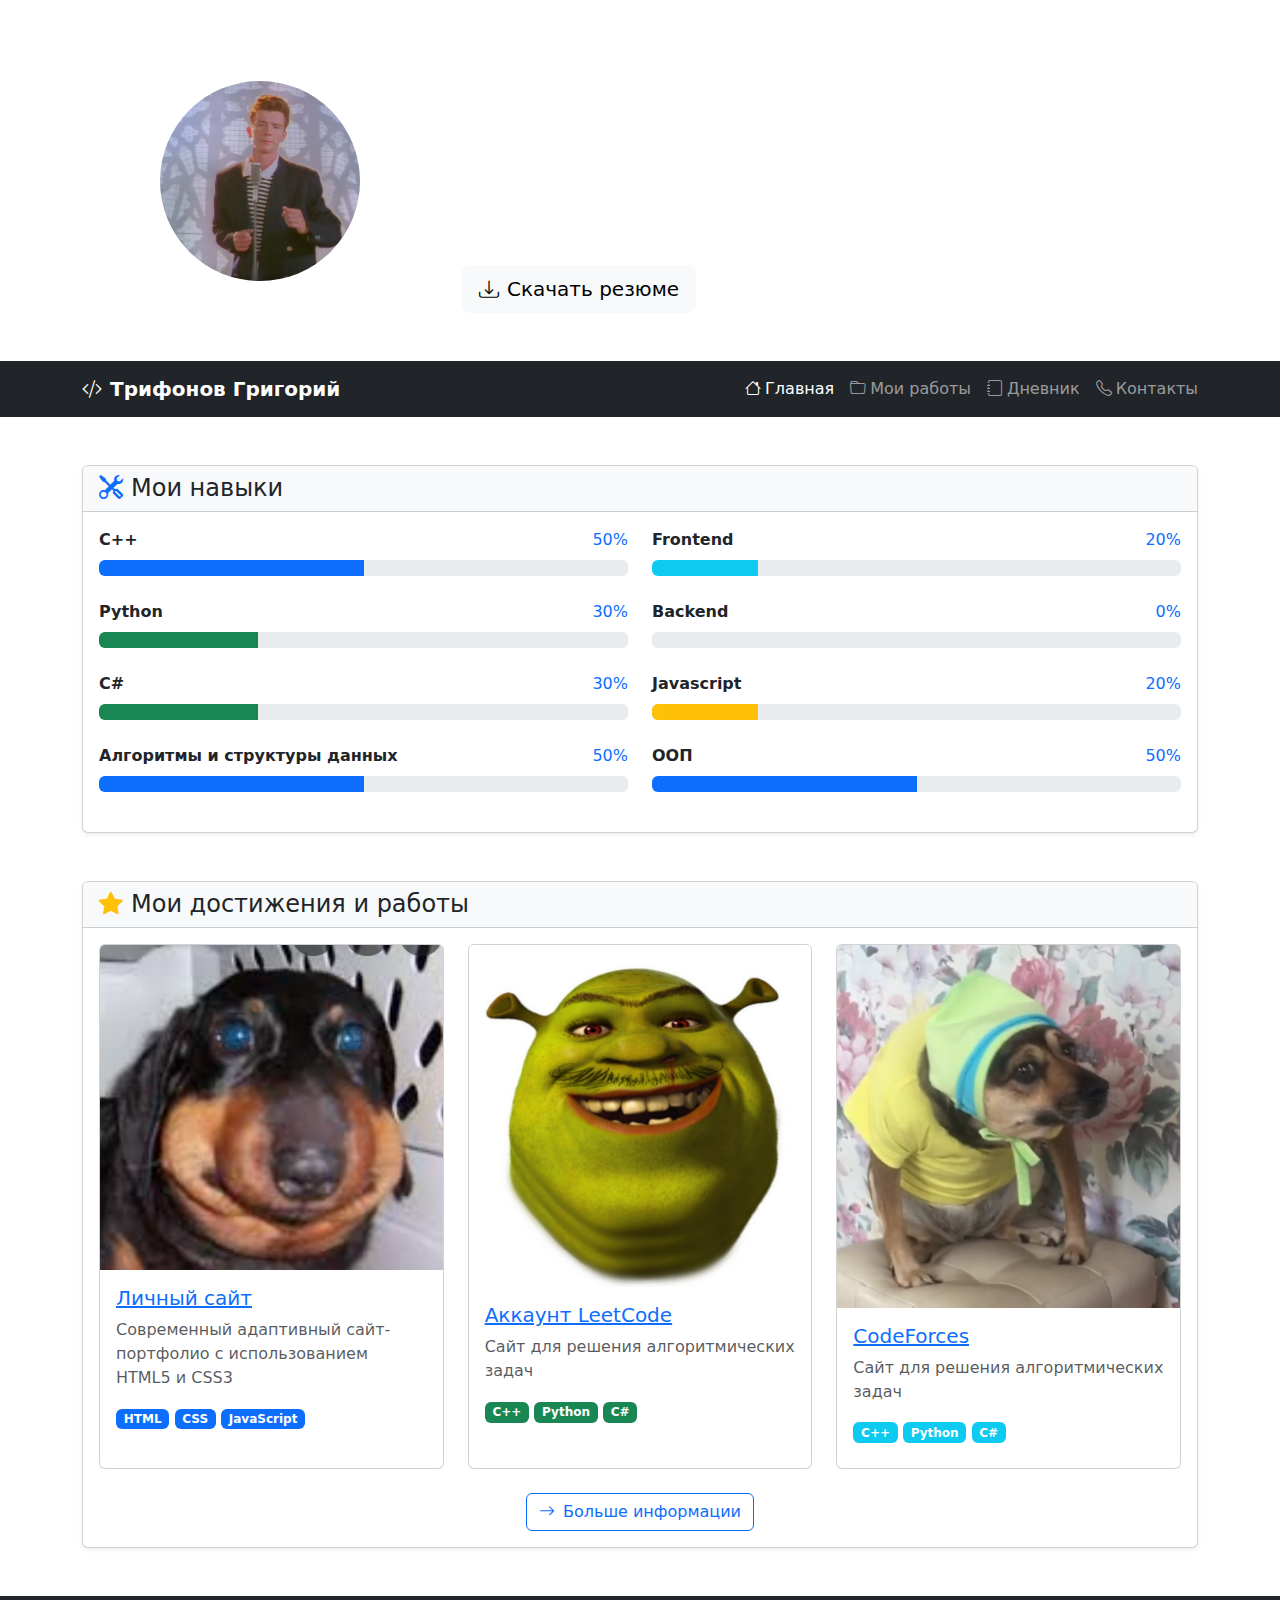
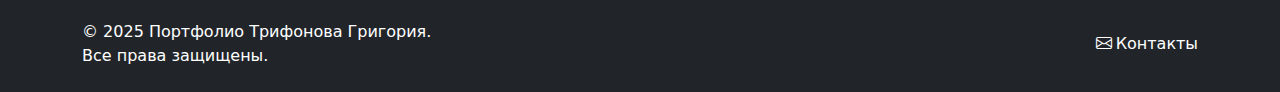
<file: index.html>
<!DOCTYPE html>
<html lang="ru">
  <head>
    <meta charset="UTF-8" />
    <meta name="viewport" content="width=device-width, initial-scale=1.0" />
    <title>Главная - Портфолио Трифонова Григория</title>
    <link rel="icon" href="/Portfolio/favicon.ico" />
    <link
      href="https://cdn.jsdelivr.net/npm/bootstrap@5.3.2/dist/css/bootstrap.min.css"
      rel="stylesheet"
    />
    <link
      rel="stylesheet"
      href="https://cdn.jsdelivr.net/npm/bootstrap-
icons@1.11.1/font/bootstrap-icons.css"
    />
  </head>
  <body>
    <!-- Header -->
    <header class="hero-section text-white py-5">
      <div class="container">
        <div class="row align-items-center">
          <div class="col-md-4 text-center">
            <img
              src="images/rickroll.jpg"
              alt="Фото студента"
              class="img-fluid rounded-circle"
              style="width: 200px; height: 200px; object-fit: cover"
            />
          </div>
          <div class="col-md-8">
            <h1 class="display-5 fw-bold">Привет! Я Трифонов Григорий</h1>
            <p class="lead">Студент группы ЭФБО-06-24</p>
            <p class="mb-4">
              Увлекаюсь веб-разработкой и созданием современных интерфейсов
            </p>
            <a
              href="assets/Трифонов Григорий Алексеевич.pdf"
              class="btn btn-light btn-lg"
              target="_blank"
              rel="noopener noreferrer"
            >
              <i class="bi bi-download me-2"></i>Скачать резюме
            </a>
          </div>
        </div>
      </div>
    </header>

    <!-- Navigation -->
    <nav class="navbar navbar-dark bg-dark sticky-top">
      <div class="container">
        <a class="navbar-brand fw-bold" href="#">
          <i class="bi bi-code-slash me-2"></i>Трифонов Григорий
        </a>

        <ul class="navbar-nav flex-row ms-auto">
          <li class="nav-item me-3">
            <a class="nav-link active" href="index.html">
              <i class="bi bi-house me-1"></i>Главная
            </a>
          </li>
          <li class="nav-item me-3">
            <a class="nav-link" href="pages/projects.html">
              <i class="bi bi-folder me-1"></i>Мои работы
            </a>
          </li>
          <li class="nav-item me-3">
            <a class="nav-link" href="pages/diary.html">
              <i class="bi bi-journal me-1"></i>Дневник
            </a>
          </li>
          <li class="nav-item">
            <a class="nav-link" href="pages/contacts.html">
              <i class="bi bi-telephone me-1"></i>Контакты
            </a>
          </li>
        </ul>
      </div>
    </nav>

    <!-- Main Content -->
    <main class="container my-5">
      <!-- Skills Section -->
      <section class="mb-5">
        <div class="card shadow-sm">
          <div class="card-header bg-light">
            <h3 class="card-title h4 mb-0">
              <i class="bi bi-tools text-primary me-2"></i>Мои навыки
            </h3>
          </div>
          <div class="card-body">
            <div class="row">
              <div class="col-md-6">
                <div class="mb-4">
                  <div class="d-flex justify-content-between mb-2">
                    <span class="fw-semibold">C++</span>
                    <span class="text-primary">50%</span>
                  </div>
                  <div class="progress skill-progress">
                    <div
                      class="progress-bar bg-primary"
                      style="width: 50%"
                    ></div>
                  </div>
                </div>
                <div class="mb-4">
                  <div class="d-flex justify-content-between mb-2">
                    <span class="fw-semibold">Python</span>
                    <span class="text-primary">30%</span>
                  </div>
                  <div class="progress skill-progress">
                    <div
                      class="progress-bar bg-success"
                      style="width: 30%"
                    ></div>
                  </div>
                </div>
                <div class="mb-4">
                  <div class="d-flex justify-content-between mb-2">
                    <span class="fw-semibold">C#</span>
                    <span class="text-primary">30%</span>
                  </div>
                  <div class="progress skill-progress">
                    <div
                      class="progress-bar bg-success"
                      style="width: 30%"
                    ></div>
                  </div>
                </div>
                <div class="mb-4">
                  <div class="d-flex justify-content-between mb-2">
                    <span class="fw-semibold"
                      >Алгоритмы и структуры данных</span
                    >
                    <span class="text-primary">50%</span>
                  </div>
                  <div class="progress skill-progress">
                    <div
                      class="progress-bar bg-primary"
                      style="width: 50%"
                    ></div>
                  </div>
                </div>
              </div>
              <div class="col-md-6">
                <div class="mb-4">
                  <div class="d-flex justify-content-between mb-2">
                    <span class="fw-semibold">Frontend</span>
                    <span class="text-primary">20%</span>
                  </div>
                  <div class="progress skill-progress">
                    <div class="progress-bar bg-info" style="width: 20%"></div>
                  </div>
                </div>
                <div class="mb-4">
                  <div class="d-flex justify-content-between mb-2">
                    <span class="fw-semibold">Backend</span>
                    <span class="text-primary">0%</span>
                  </div>
                  <div class="progress skill-progress">
                    <div
                      class="progress-bar bg-success"
                      style="width: 0%"
                    ></div>
                  </div>
                </div>
                <div class="mb-4">
                  <div class="d-flex justify-content-between mb-2">
                    <span class="fw-semibold">Javascript</span>
                    <span class="text-primary">20%</span>
                  </div>
                  <div class="progress skill-progress">
                    <div
                      class="progress-bar bg-warning"
                      style="width: 20%"
                    ></div>
                  </div>
                </div>
                <div class="mb-4">
                  <div class="d-flex justify-content-between mb-2">
                    <span class="fw-semibold">ООП</span>
                    <span class="text-primary">50%</span>
                  </div>
                  <div class="progress skill-progress">
                    <div
                      class="progress-bar bg-primary"
                      style="width: 50%"
                    ></div>
                  </div>
                </div>
              </div>
            </div>
          </div>
        </div>
      </section>

      <!-- Projects Section -->
      <section class="mb-5">
        <div class="card shadow-sm">
          <div class="card-header bg-light">
            <h3 class="card-title h4 mb-0">
              <i class="bi bi-star-fill text-warning me-2"></i>Мои достижения и
              работы
            </h3>
          </div>
          <div class="card-body">
            <div class="row g-4">
              <div class="col-md-4">
                <div class="card project-card h-100">
                  <div class="image-wrapper">
                    <img
                      src="images/сбк.png"
                      class="card-img-top uniform-image; object-fit: cover;"
                      alt="Личный сайт"
                    />
                  </div>
                  <div class="card-body">
                    <h5 class="card-title">
                      <a
                        href="https://github.com/ldskpr3st1g3/Portfolio"
                        target="_blank"
                        >Личный сайт</a
                      >
                    </h5>
                    <p class="card-text text-muted">
                      Современный адаптивный сайт-портфолио с использованием
                      HTML5 и CSS3
                    </p>
                    <div class="mb-2">
                      <span class="badge bg-primary">HTML</span>
                      <span class="badge bg-primary">CSS</span>
                      <span class="badge bg-primary">JavaScript</span>
                    </div>
                  </div>
                </div>
              </div>
              <div class="col-md-4">
                <div class="card project-card h-100">
                  <div class="image-wrapper">
                    <img
                      src="images/Я.jpg"
                      class="card-img-top uniform-image; object-fit: cover;"
                      alt="LeetCode"
                    />
                  </div>
                  <div class="card-body">
                    <h5 class="card-title">
                      <a href="https://leetcode.com/u/LDSK_Weltschmerz/"
                        >Аккаунт LeetCode</a
                      >
                    </h5>
                    <p class="card-text text-muted">
                      Сайт для решения алгоритмических задач
                    </p>
                    <div class="mb-2">
                      <span class="badge bg-success">C++</span>
                      <span class="badge bg-success">Python</span>
                      <span class="badge bg-success">C#</span>
                    </div>
                  </div>
                </div>
              </div>
              <div class="col-md-4">
                <div class="card project-card h-100">
                  <div class="image-wrapper">
                    <img
                      src="images/собаааака.PNG"
                      class="card-img-top uniform-image; object-fit: cover;"
                      alt="CodeForces"
                    />
                  </div>
                  <div class="card-body">
                    <h5 class="card-title">
                      <a href="https://codeforces.com/profile/LDSK_K4RM4"
                        >CodeForces</a
                      >
                    </h5>
                    <p class="card-text text-muted">
                      Сайт для решения алгоритмических задач
                    </p>
                    <div class="mb-2">
                      <span class="badge bg-info">С++</span>
                      <span class="badge bg-info">Python</span>
                      <span class="badge bg-info">C#</span>
                    </div>
                  </div>
                </div>
              </div>
            </div>
            <div class="text-center mt-4">
              <a href="pages/projects.html" class="btn btn-outline-primary">
                <i class="bi bi-arrow-right me-2"></i>Больше информации
              </a>
            </div>
          </div>
        </div>
      </section>
    </main>
    <!-- Footer -->
    <footer class="bg-dark text-white py-4">
      <div class="container">
        <div class="row align-items-center">
          <div class="col-md-6">
            <p class="mb-0">&copy; 2025 Портфолио Трифонова Григория.</p>
            <p class="mb-0">Все права защищены.</p>
          </div>
          <div class="col-md-6 text-md-end">
            <a
              href="pages/contacts.html"
              class="text-white text-decoration-none"
            >
              <i class="bi bi-envelope me-1"></i>Контакты
            </a>
          </div>
        </div>
      </div>
    </footer>
    <script src="https://cdn.jsdelivr.net/npm/bootstrap@5.3.2/dist/js/bootstrap.bundle.min.js"></script>
  </body>
</html>
</file>
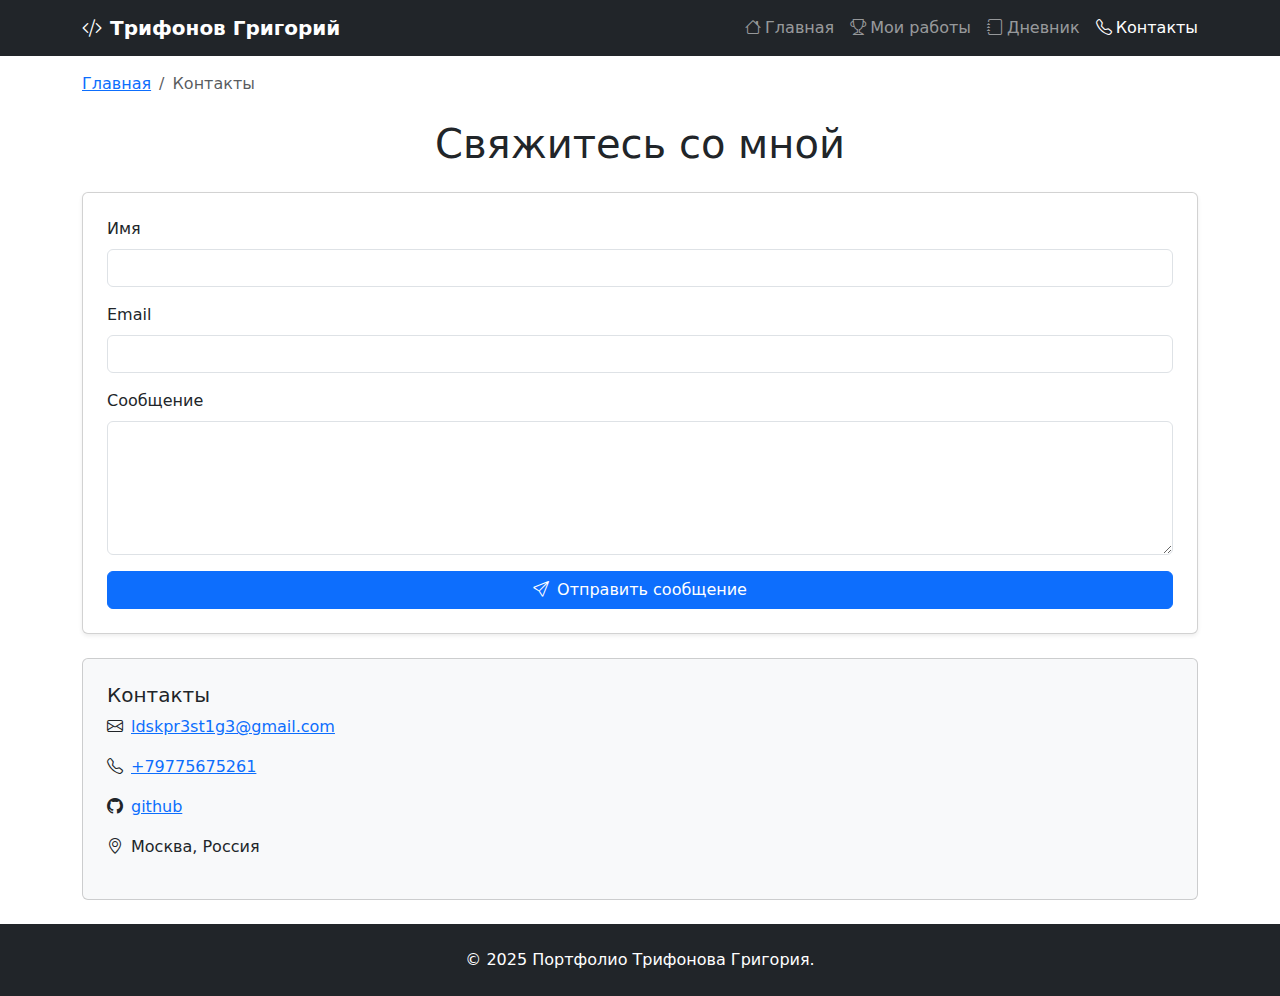
<file: pages/contacts.html>
<!DOCTYPE html>
<html lang="ru">
  <head>
    <meta charset="UTF-8" />
    <meta name="viewport" content="width=device-width, initial-scale=1.0" />
    <title>Контакты - Портфолио Трифонова Григория</title>
    <link rel="icon" href="/Portfolio/favicon.ico" />
    <link
      href="https://cdn.jsdelivr.net/npm/bootstrap@5.3.2/dist/css/bootstrap.min.css"
      rel="stylesheet"
    />
    <link
      rel="stylesheet"
      href="https://cdn.jsdelivr.net/npm/bootstrap-icons@1.11.1/font/bootstrap-icons.css"
    />
  </head>
  <body>
    <nav class="navbar navbar-dark bg-dark sticky-top">
      <div class="container">
        <a class="navbar-brand fw-bold" href="../index.html"
          ><i class="bi bi-code-slash me-2"></i>Трифонов Григорий</a
        >
        <ul class="navbar-nav flex-row ms-auto">
          <li class="nav-item me-3">
            <a class="nav-link" href="../index.html"
              ><i class="bi bi-house me-1"></i>Главная</a
            >
          </li>
          <li class="nav-item me-3">
            <a class="nav-link" href="projects.html"
              ><i class="bi bi-trophy me-1"></i>Мои работы</a
            >
          </li>
          <li class="nav-item me-3">
            <a class="nav-link" href="diary.html"
              ><i class="bi bi-journal me-1"></i>Дневник</a
            >
          </li>
          <li class="nav-item">
            <a class="nav-link active" href="contacts.html"
              ><i class="bi bi-telephone me-1"></i>Контакты</a
            >
          </li>
        </ul>
      </div>
    </nav>

    <!-- Хлебные крошки -->
    <div class="container mt-3">
      <nav aria-label="breadcrumb">
        <ol class="breadcrumb">
          <li class="breadcrumb-item"><a href="../index.html">Главная</a></li>
          <li class="breadcrumb-item active" aria-current="page">Контакты</li>
        </ol>
      </nav>
    </div>

    <main class="container my-4">
      <h1 class="text-center mb-4">Свяжитесь со мной</h1>
      <form class="card shadow-sm p-4 mb-4">
        <div class="mb-3">
          <label for="name" class="form-label">Имя</label>
          <input type="text" id="name" class="form-control" required />
        </div>
        <div class="mb-3">
          <label for="email" class="form-label">Email</label>
          <input type="email" id="email" class="form-control" required />
        </div>
        <div class="mb-3">
          <label for="message" class="form-label">Сообщение</label>
          <textarea
            id="message"
            rows="5"
            class="form-control"
            required
          ></textarea>
        </div>
        <button type="submit" class="btn btn-primary">
          <i class="bi bi-send me-2"></i>Отправить сообщение
        </button>
      </form>

      <div class="card p-4 bg-light">
        <h5>Контакты</h5>
        <p>
          <i class="bi bi-envelope me-2"></i
          ><a href="mailto:ldskpr3st1g3@gmail.com">ldskpr3st1g3@gmail.com</a>
        </p>
        <p>
          <i class="bi-telephone me-2"></i
          ><a href="telto:89775675261">+79775675261</a>
        </p>
        <p>
          <i class="bi bi-github me-2"></i
          ><a href="https://github.com/ldskpr3st1g3">github</a>
        </p>
        <p><i class="bi bi-geo-alt me-2"></i>Москва, Россия</p>
      </div>
    </main>

    <footer class="bg-dark text-white text-center py-4">
      <p class="mb-0">&copy; 2025 Портфолио Трифонова Григория.</p>
    </footer>
  </body>
</html>
</file>
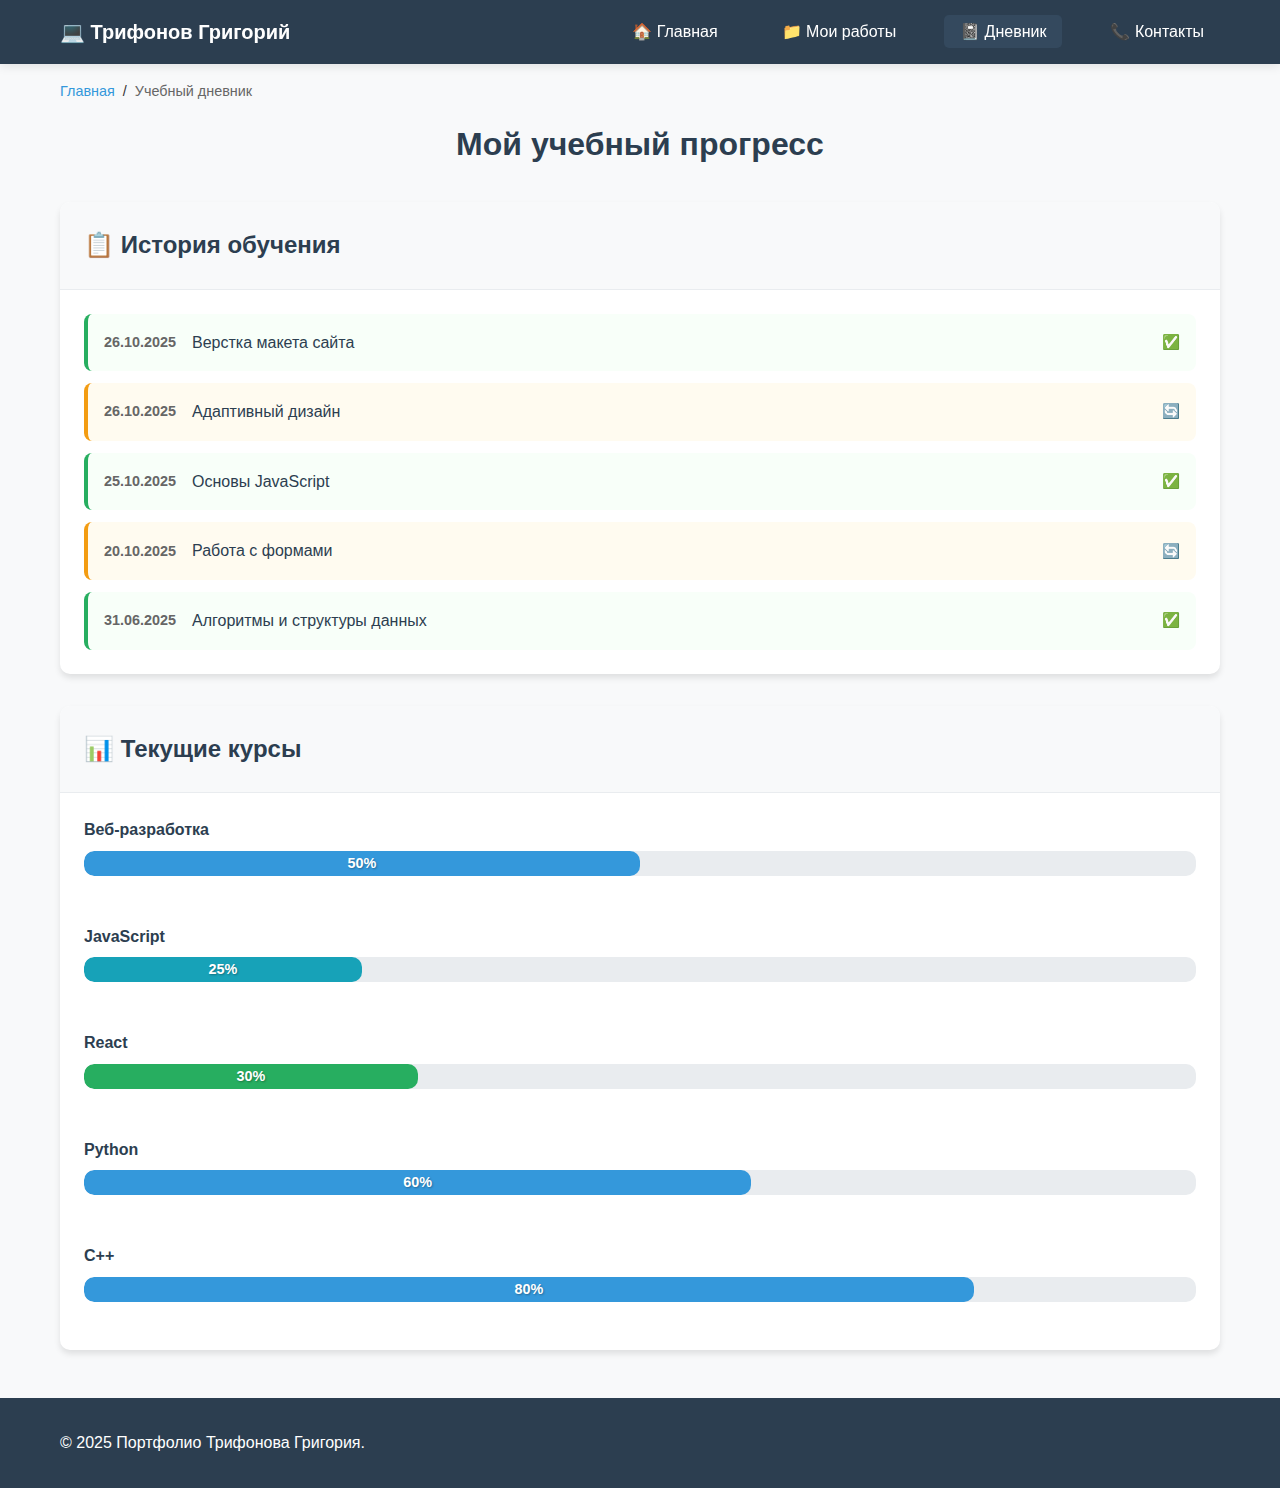
<file: pages/diary.html>
<!DOCTYPE html>
<html lang="ru">
  <head>
    <meta charset="UTF-8" />
    <meta name="viewport" content="width=device-width, initial-scale=1.0" />
    <title>Учебный дневник - Портфолио Трифонова Григория</title>
    <link rel="icon" href="../favicon.ico" />
    <link rel="stylesheet" href="../style.css" />
  </head>
  <body>
    <nav class="navbar">
      <div class="container">
        <div class="nav-brand">
          <span>💻 Трифонов Григорий</span>
        </div>
        <button class="nav-toggle" id="navToggle">
          <span></span>
          <span></span>
          <span></span>
        </button>
        <ul class="nav-menu" id="navMenu">
          <li class="nav-item">
            <a class="nav-link" href="../index.html">🏠 Главная</a>
          </li>
          <li class="nav-item">
            <a class="nav-link" href="projects.html">📁 Мои работы</a>
          </li>
          <li class="nav-item">
            <a class="nav-link active" href="diary.html">📓 Дневник</a>
          </li>
          <li class="nav-item">
            <a class="nav-link" href="contacts.html">📞 Контакты</a>
          </li>
        </ul>
      </div>
    </nav>

    <!-- Хлебные крошки -->
    <div class="container">
      <nav class="breadcrumb">
        <a href="../index.html">Главная</a>
        <span>/</span>
        <span class="current">Учебный дневник</span>
      </nav>
    </div>

    <main class="container">
      <h1 class="page-title">Мой учебный прогресс</h1>

      <div class="card">
        <div class="card-header">
          <h2>📋 История обучения</h2>
        </div>
        <div class="card-body">
          <div class="progress-list">
            <div class="progress-item completed">
              <span class="progress-date">26.10.2025</span>
              <span class="progress-text">Верстка макета сайта</span>
              <span class="progress-status">✅</span>
            </div>
            <div class="progress-item in-progress">
              <span class="progress-date">26.10.2025</span>
              <span class="progress-text">Адаптивный дизайн</span>
              <span class="progress-status">🔄</span>
            </div>
            <div class="progress-item completed">
              <span class="progress-date">25.10.2025</span>
              <span class="progress-text">Основы JavaScript</span>
              <span class="progress-status">✅</span>
            </div>
            <div class="progress-item in-progress">
              <span class="progress-date">20.10.2025</span>
              <span class="progress-text">Работа с формами</span>
              <span class="progress-status">🔄</span>
            </div>
            <div class="progress-item completed">
              <span class="progress-date">31.06.2025</span>
              <span class="progress-text">Алгоритмы и структуры данных</span>
              <span class="progress-status">✅</span>
            </div>
          </div>
        </div>
      </div>

      <div class="card">
        <div class="card-header">
          <h2>📊 Текущие курсы</h2>
        </div>
        <div class="card-body">
          <div class="course-progress">
            <div class="course-item">
              <label>Веб-разработка</label>
              <div class="progress-bar">
                <div class="progress-fill" style="width: 50%">50%</div>
              </div>
            </div>
            <div class="course-item">
              <label>JavaScript</label>
              <div class="progress-bar">
                <div class="progress-fill bg-info" style="width: 25%">25%</div>
              </div>
            </div>
            <div class="course-item">
              <label>React</label>
              <div class="progress-bar">
                <div class="progress-fill bg-success" style="width: 30%">
                  30%
                </div>
              </div>
            </div>
            <div class="course-item">
              <label>Python</label>
              <div class="progress-bar">
                <div class="progress-fill bg-primary" style="width: 60%">
                  60%
                </div>
              </div>
            </div>
            <div class="course-item">
              <label>C++</label>
              <div class="progress-bar">
                <div class="progress-fill bg-primary" style="width: 80%">
                  80%
                </div>
              </div>
            </div>
          </div>
        </div>
      </div>
    </main>

    <footer class="footer">
      <div class="container">
        <p>&copy; 2025 Портфолио Трифонова Григория.</p>
      </div>
    </footer>
    <script src="https://cdn.jsdelivr.net/npm/bootstrap@5.3.2/dist/js/bootstrap.bundle.min.js"></script>
  </body>
</html>
</file>
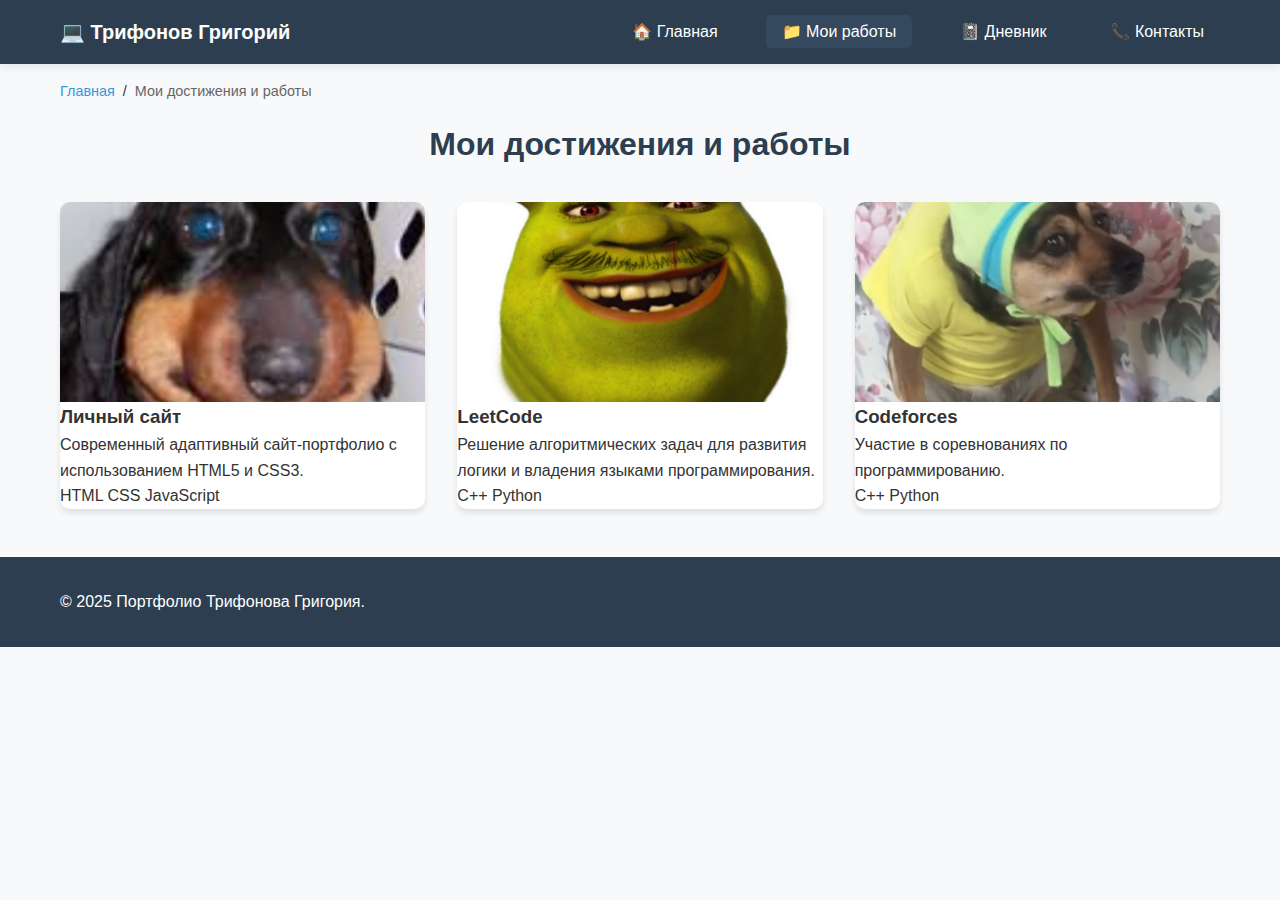
<file: pages/projects.html>
<!DOCTYPE html>
<html lang="ru">
  <head>
    <meta charset="UTF-8" />
    <meta name="viewport" content="width=device-width, initial-scale=1.0" />
    <title>Мои достижения и работы - Портфолио Трифонова Григория</title>
    <link rel="icon" href="../favicon.ico" />
    <link rel="stylesheet" href="../style.css" />
  </head>
  <body>
    <!-- Навигация -->
    <nav class="navbar">
      <div class="container">
        <div class="nav-brand">
          <span>💻 Трифонов Григорий</span>
        </div>
        <button class="nav-toggle" id="navToggle">
          <span></span>
          <span></span>
          <span></span>
        </button>
        <ul class="nav-menu" id="navMenu">
          <li class="nav-item">
            <a class="nav-link" href="../index.html">🏠 Главная</a>
          </li>
          <li class="nav-item">
            <a class="nav-link active" href="projects.html">📁 Мои работы</a>
          </li>
          <li class="nav-item">
            <a class="nav-link" href="diary.html">📓 Дневник</a>
          </li>
          <li class="nav-item">
            <a class="nav-link" href="contacts.html">📞 Контакты</a>
          </li>
        </ul>
      </div>
    </nav>

    <!-- Хлебные крошки -->
    <div class="container">
      <nav class="breadcrumb">
        <a href="../index.html">Главная</a>
        <span>/</span>
        <span class="current">Мои достижения и работы</span>
      </nav>
    </div>

    <!-- Контент -->
    <main class="container">
      <h1 class="page-title">Мои достижения и работы</h1>

      <div class="projects-grid">
        <div class="project-card">
          <div class="project-image">
            <img src="../images/сбк.png" alt="Личный сайт" />
          </div>
          <div class="project-content">
            <h3>Личный сайт</h3>
            <p>
              Современный адаптивный сайт-портфолио с использованием HTML5 и
              CSS3.
            </p>
            <div class="project-tags">
              <span class="tag">HTML</span>
              <span class="tag">CSS</span>
              <span class="tag">JavaScript</span>
            </div>
          </div>
        </div>

        <div class="project-card">
          <div class="project-image">
            <img src="../images/Я.jpg" alt="LeetCode" />
          </div>
          <div class="project-content">
            <h3>LeetCode</h3>
            <p>
              Решение алгоритмических задач для развития логики и владения
              языками программирования.
            </p>
            <div class="project-tags">
              <span class="tag tag-success">C++</span>
              <span class="tag tag-success">Python</span>
            </div>
          </div>
        </div>

        <div class="project-card">
          <div class="project-image">
            <img src="../images/собаааака.PNG" alt="Codeforces" />
          </div>
          <div class="project-content">
            <h3>Codeforces</h3>
            <p>Участие в соревнованиях по программированию.</p>
            <div class="project-tags">
              <span class="tag tag-info">C++</span>
              <span class="tag tag-info">Python</span>
            </div>
          </div>
        </div>
      </div>
    </main>

    <!-- Подвал -->
    <footer class="footer">
      <div class="container">
        <p>&copy; 2025 Портфолио Трифонова Григория.</p>
      </div>
    </footer>
    <script src="https://cdn.jsdelivr.net/npm/bootstrap@5.3.2/dist/js/bootstrap.bundle.min.js"></script>
  </body>
</html>
</file>
<file: style.css>
/* Reset и базовые стили */
* {
  margin: 0;
  padding: 0;
  box-sizing: border-box;
}

body {
  font-family: "Segoe UI", Tahoma, Geneva, Verdana, sans-serif;
  line-height: 1.6;
  color: #333;
  background-color: #f8f9fa;
}

.container {
  max-width: 1200px;
  margin: 0 auto;
  padding: 0 20px;
}

/* Герой секция */
.hero-section {
  background: linear-gradient(135deg, #667eea 0%, #764ba2 100%);
  color: white;
  padding: 4rem 0;
}

.hero-content {
  display: flex;
  align-items: center;
  gap: 3rem;
}

.hero-image {
  flex-shrink: 0;
}

.profile-image {
  width: 200px;
  height: 200px;
  border-radius: 50%;
  object-fit: cover;
  border: 5px solid rgba(255, 255, 255, 0.2);
}

.hero-text h1 {
  font-size: 2.5rem;
  margin-bottom: 1rem;
}

.subtitle {
  font-size: 1.25rem;
  margin-bottom: 1rem;
  opacity: 0.9;
}

.description {
  font-size: 1.1rem;
  margin-bottom: 2rem;
  opacity: 0.8;
}

/* Кнопки */
.btn {
  display: inline-block;
  padding: 12px 24px;
  border: none;
  border-radius: 6px;
  text-decoration: none;
  font-weight: 600;
  cursor: pointer;
  transition: all 0.3s;
  text-align: center;
}

.btn-primary {
  background: #3498db;
  color: white;
}

.btn-primary:hover {
  background: #2980b9;
  transform: translateY(-2px);
}

.btn-outline {
  background: transparent;
  color: #3498db;
  border: 2px solid #3498db;
}

.btn-outline:hover {
  background: #3498db;
  color: white;
}

/* Карточки */
.card {
  background: white;
  border-radius: 10px;
  box-shadow: 0 4px 6px rgba(0, 0, 0, 0.1);
  margin-bottom: 2rem;
  overflow: hidden;
}

.card-header {
  background: #f8f9fa;
  padding: 1.5rem;
  border-bottom: 1px solid #e9ecef;
}

.card-header h2 {
  margin: 0;
  color: #2c3e50;
}

.card-body {
  padding: 1.5rem;
}

/* Секции */
.section {
  margin-bottom: 3rem;
}

/* Навыки */
.skills-grid {
  display: grid;
  grid-template-columns: 1fr 1fr;
  gap: 2rem;
}

.skill-item {
  margin-bottom: 1.5rem;
}

.skill-info {
  display: flex;
  justify-content: space-between;
  margin-bottom: 0.5rem;
}

.skill-name {
  font-weight: 600;
}

.skill-percent {
  color: #3498db;
  font-weight: 600;
}

.progress-bar {
  background: #e9ecef;
  border-radius: 10px;
  overflow: hidden;
  height: 8px;
}

.progress-fill {
  background: #3498db;
  height: 100%;
  border-radius: 10px;
  transition: width 0.3s ease;
}

/* Цвета прогресс-баров */
.bg-success {
  background: #27ae60;
}
.bg-info {
  background: #17a2b8;
}
.bg-warning {
  background: #f39c12;
}

/* Проекты */
.projects-grid {
  display: grid;
  grid-template-columns: repeat(auto-fit, minmax(300px, 1fr));
  gap: 2rem;
  margin-bottom: 2rem;
}

.project-card {
  background: white;
  border-radius: 10px;
  overflow: hidden;
  box-shadow: 0 4px 6px rgba(0, 0, 0, 0.1);
  transition: transform 0.3s;
}

.project-card:hover {
  transform: translateY(-5px);
}

.project-image {
  position: relative;
  width: 100%;
  height: 200px;
  overflow: hidden;
}

.project-image img {
  width: 100%;
  height: 100%;
  object-fit: cover;
  transition: opacity 0.3s ease;
}

/* Формы */
.contact-form {
  background: white;
  padding: 2rem;
  border-radius: 10px;
  box-shadow: 0 4px 6px rgba(0, 0, 0, 0.1);
}

.form-group {
  margin-bottom: 1.5rem;
}

.form-group label {
  display: block;
  margin-bottom: 0.5rem;
  font-weight: 600;
}

.form-group input,
.form-group textarea {
  width: 100%;
  padding: 12px;
  border: 2px solid #e9ecef;
  border-radius: 6px;
  font-size: 1rem;
  transition: border-color 0.3s;
}

.form-group input:focus,
.form-group textarea:focus {
  outline: none;
  border-color: #3498db;
}

/* Контакты */
.contact-layout {
  display: grid;
  grid-template-columns: 2fr 1fr;
  gap: 3rem;
}

.contact-card {
  background: white;
  padding: 2rem;
  border-radius: 10px;
  box-shadow: 0 4px 6px rgba(0, 0, 0, 0.1);
}

.contact-details {
  display: flex;
  flex-direction: column;
  gap: 1rem;
}

.contact-item {
  display: flex;
  align-items: center;
  gap: 1rem;
}

.contact-item a {
  color: #3498db;
  text-decoration: none;
}

.contact-item a:hover {
  text-decoration: underline;
}

/* Дневник */
.progress-list {
  display: flex;
  flex-direction: column;
  gap: 1rem;
}

.progress-item {
  display: flex;
  justify-content: space-between;
  align-items: center;
  padding: 1rem;
  border-radius: 8px;
  background: #f8f9fa;
}

.progress-item.completed {
  border-left: 4px solid #27ae60;
}

.progress-item.in-progress {
  border-left: 4px solid #f39c12;
}

.progress-date {
  font-weight: 600;
  color: #666;
}

.course-progress {
  display: flex;
  flex-direction: column;
  gap: 1.5rem;
}

.course-item label {
  display: block;
  margin-bottom: 0.5rem;
  font-weight: 600;
}

/* Дополнительные стили для дневника - прогресс-бары */
.course-progress {
  display: flex;
  flex-direction: column;
  gap: 1.5rem;
}

.course-item {
  margin-bottom: 1.5rem;
}

.course-item label {
  display: block;
  margin-bottom: 0.5rem;
  font-weight: 600;
  color: #2c3e50;
}

/* Улучшенные прогресс-бары для дневника */
.progress-bar {
  background: #e9ecef;
  border-radius: 10px;
  overflow: hidden;
  height: 25px; /* Увеличиваем высоту */
  position: relative;
}

.progress-fill {
  background: #3498db;
  height: 100%;
  border-radius: 10px;
  transition: width 0.3s ease;
  display: flex;
  align-items: center;
  justify-content: center;
  color: white;
  font-weight: 600;
  font-size: 0.9rem;
  text-shadow: 1px 1px 2px rgba(0, 0, 0, 0.3);
  min-width: 40px; /* Минимальная ширина для текста */
}

/* Цвета для прогресс-баров */
.progress-fill.bg-success {
  background: #27ae60;
}
.progress-fill.bg-info {
  background: #17a2b8;
}
.progress-fill.bg-warning {
  background: #f39c12;
}
.progress-fill.bg-primary {
  background: #3498db;
}

/* Стили для списка прогресса */
.progress-list {
  display: flex;
  flex-direction: column;
  gap: 0.75rem;
}

.progress-item {
  display: flex;
  justify-content: space-between;
  align-items: center;
  padding: 1rem;
  border-radius: 8px;
  background: #f8f9fa;
  border-left: 4px solid #e9ecef;
}

.progress-item.completed {
  border-left-color: #27ae60;
  background: #f8fff9;
}

.progress-item.in-progress {
  border-left-color: #f39c12;
  background: #fffbf0;
}

.progress-date {
  font-weight: 600;
  color: #666;
  font-size: 0.9rem;
}

.progress-text {
  flex-grow: 1;
  margin: 0 1rem;
  color: #2c3e50;
}

.progress-status {
  font-weight: 600;
  font-size: 0.9rem;
}

.progress-item.completed .progress-status {
  color: #27ae60;
}

.progress-item.in-progress .progress-status {
  color: #f39c12;
}

/* Адаптивность для дневника */
@media (max-width: 768px) {
  .progress-item {
    flex-direction: column;
    align-items: flex-start;
    gap: 0.5rem;
  }

  .progress-text {
    margin: 0;
    text-align: center;
  }

  .progress-bar {
    height: 20px;
  }

  .progress-fill {
    font-size: 0.8rem;
  }
}

@media (max-width: 480px) {
  .course-item label {
    font-size: 0.9rem;
  }

  .progress-date,
  .progress-text,
  .progress-status {
    font-size: 0.85rem;
  }
}

/* Хлебные крошки */
.breadcrumb {
  display: flex;
  align-items: center;
  gap: 0.5rem;
  padding: 1rem 0;
  font-size: 0.9rem;
}

.breadcrumb a {
  color: #3498db;
  text-decoration: none;
}

.breadcrumb .current {
  color: #666;
}

/* Футер */
.footer {
  background: #2c3e50;
  color: white;
  padding: 2rem 0;
  margin-top: 3rem;
}

.footer-content {
  display: flex;
  justify-content: space-between;
  align-items: center;
}

.footer-links a {
  color: white;
  text-decoration: none;
}

.footer-links a:hover {
  text-decoration: underline;
}

/* Утилиты */
.text-center {
  text-align: center;
}

.page-title {
  text-align: center;
  margin-bottom: 2rem;
  color: #2c3e50;
}

/* Навигация */
.navbar {
  background: #2c3e50;
  padding: 1rem 0;
  position: sticky;
  top: 0;
  z-index: 1000;
  box-shadow: 0 2px 10px rgba(0, 0, 0, 0.1);
}

.navbar .container {
  display: flex;
  justify-content: space-between;
  align-items: center;
  flex-wrap: wrap;
}

.nav-brand {
  color: white;
  font-size: 1.25rem;
  font-weight: bold;
}

.nav-menu {
  display: flex;
  list-style: none;
  gap: 2rem;
}

.nav-link {
  color: white;
  text-decoration: none;
  padding: 0.5rem 1rem;
  border-radius: 5px;
  transition: background-color 0.3s;
}

.nav-link:hover,
.nav-link.active {
  background-color: #34495e;
}

.nav-toggle {
  display: none;
  flex-direction: column;
  background: none;
  border: none;
  cursor: pointer;
  padding: 5px;
}

.nav-toggle span {
  width: 25px;
  height: 3px;
  background: white;
  margin: 3px 0;
  transition: 0.3s;
}

/* Адаптивность - Бургер-меню для мобильных устройств */
@media (max-width: 768px) {
  .container {
    padding: 0 15px;
  }

  .nav-toggle {
    display: flex;
    flex-direction: column;
    background: none;
    border: none;
    cursor: pointer;
    padding: 5px;
    z-index: 1001;
  }

  .nav-toggle span {
    width: 25px;
    height: 3px;
    background: white;
    margin: 3px 0;
    transition: 0.3s;
    transform-origin: center;
  }

  /* Меню скрыто по умолчанию на мобильных */
  .nav-menu {
    display: none;
    flex-direction: column;
    width: 100%;
    background: #2c3e50;
    text-align: center;
    box-shadow: 0 4px 6px rgba(0, 0, 0, 0.1);
    margin-top: 1rem;
    gap: 0;
  }

  /* Когда меню активно - показываем как столбец */
  .nav-menu.active {
    display: flex;
  }

  .nav-item {
    width: 100%;
    margin: 0;
  }

  .nav-link {
    display: block;
    padding: 1rem 2rem;
    font-size: 1rem;
    border-radius: 0;
    transition: background-color 0.3s;
    border-bottom: 1px solid #34495e;
    width: 100%;
  }

  .nav-link:last-child {
    border-bottom: none;
  }

  .nav-link:hover,
  .nav-link.active {
    background-color: #34495e;
  }

  /* Анимация гамбургера в крестик */
  .nav-toggle.active span:nth-child(1) {
    transform: rotate(45deg) translate(5px, 5px);
  }

  .nav-toggle.active span:nth-child(2) {
    opacity: 0;
  }

  .nav-toggle.active span:nth-child(3) {
    transform: rotate(-45deg) translate(7px, -6px);
  }

  /* Остальные адаптивные стили */
  .hero-content {
    flex-direction: column;
    text-align: center;
    gap: 2rem;
  }

  .hero-text h1 {
    font-size: 2rem;
  }

  .skills-grid {
    grid-template-columns: 1fr;
    gap: 1rem;
  }

  .projects-grid {
    grid-template-columns: 1fr;
  }

  .contact-layout {
    grid-template-columns: 1fr;
    gap: 2rem;
  }

  .footer-content {
    flex-direction: column;
    gap: 1rem;
    text-align: center;
  }

  .progress-item {
    flex-direction: column;
    align-items: flex-start;
    gap: 0.5rem;
  }
}

@media (max-width: 480px) {
  .hero-section {
    padding: 2rem 0;
  }

  .profile-image {
    width: 150px;
    height: 150px;
  }

  .card-body {
    padding: 1rem;
  }

  .btn {
    padding: 10px 20px;
    font-size: 0.9rem;
  }

  .project-content {
    padding: 1rem;
  }

  .nav-link {
    padding: 0.8rem 1rem;
    font-size: 0.9rem;
  }
}

/* Альтернативный метод для мобильных изображений */
@media (max-width: 768px) {
  .project-image::before {
    background-image: url("images/kit.png");
  }
}
</file>
